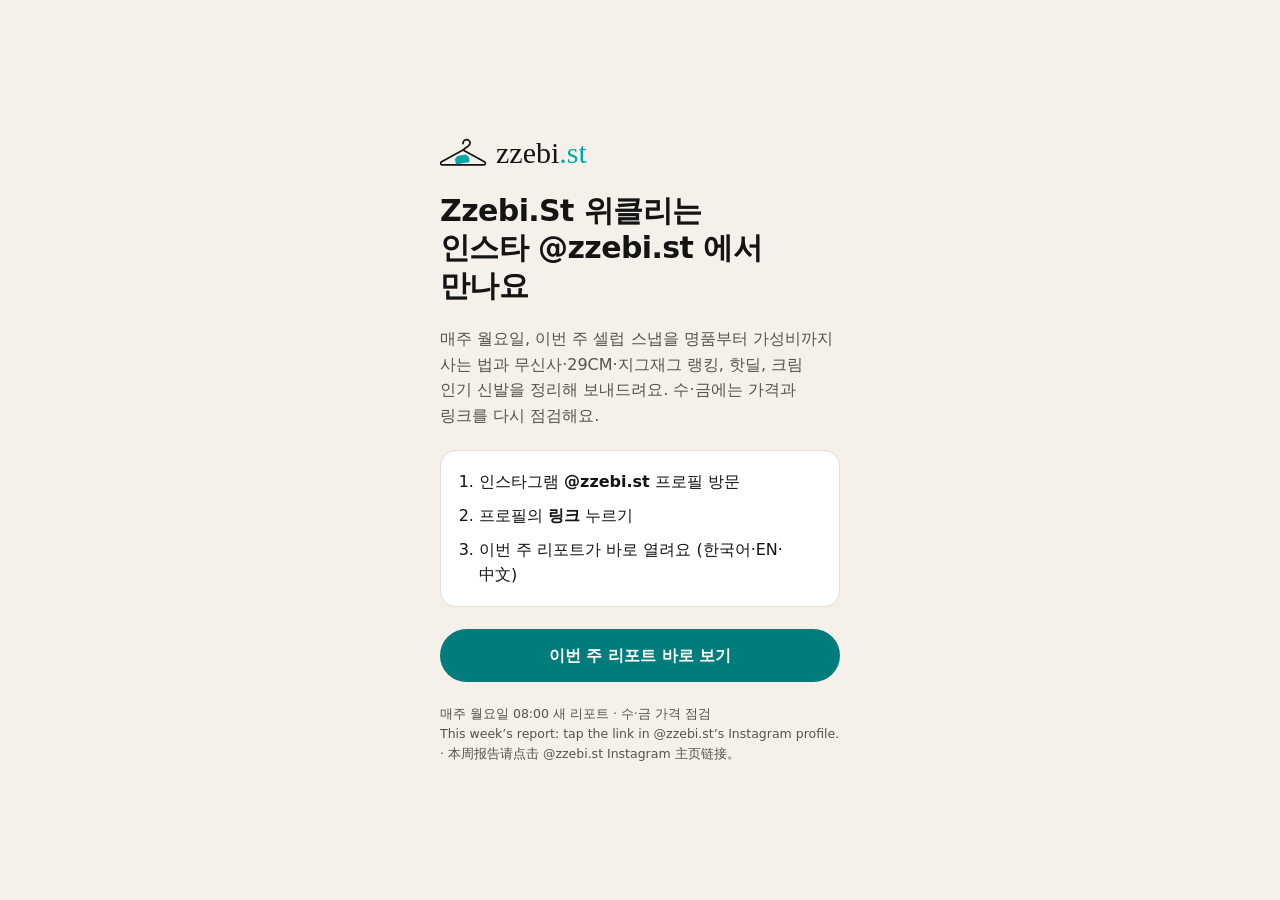
<file: index.html>
<!doctype html>
<html lang="ko">
<head>
<meta charset="utf-8">
<meta name="viewport" content="width=device-width, initial-scale=1, viewport-fit=cover">
<meta name="theme-color" content="#F5F1EA">
<meta name="robots" content="noindex">
<title>Zzebi.St 위클리</title>
<meta property="og:type" content="website"><meta property="og:site_name" content="Zzebi.St 위클리">
<meta property="og:title" content="Zzebi.St 위클리 · 이번 주 무료 공개">
<meta property="og:description" content="매주 월요일, 셀럽 스냅 따라 사는 법 · 랭킹 · 핫딜 · 크림 인기 신발. 인스타 @zzebi.st DM으로 받아보세요.">
<meta property="og:image" content="https://zzebi-st.github.io/og.jpg">
<style>
:root{--bg:#F5F1EA;--ink:#141414;--muted:#57534C;--line:#E3DDD2;--brand:#00A8A8;--brand-strong:#007C7C;--surface:#fff}
@media (prefers-color-scheme:dark){:root{--bg:#111313;--ink:#F2F1ED;--muted:#BAC0BC;--line:#2C3231;--surface:#1A1D1D}}
*{box-sizing:border-box}body{margin:0;background:var(--bg);color:var(--ink);font-family:system-ui,-apple-system,"Apple SD Gothic Neo","Malgun Gothic",sans-serif;line-height:1.6;word-break:keep-all}
.w{max-width:440px;margin:0 auto;padding:48px 20px;display:flex;flex-direction:column;gap:22px;min-height:100vh;justify-content:center}
.logo{display:flex;align-items:center;gap:10px;font:400 30px Georgia,serif}.logo em{font-style:normal;color:var(--brand)}
h1{margin:0;font-size:30px;line-height:1.25;letter-spacing:-.02em}
p{margin:0;color:var(--muted)}
ol{margin:0;padding:18px 18px 18px 38px;background:var(--surface);border:1px solid var(--line);border-radius:16px;display:grid;gap:8px}
ol b{color:var(--ink)}
a.btn{display:block;text-align:center;text-decoration:none;font-weight:800;background:var(--brand-strong);color:#fff;padding:14px;border-radius:999px}
small{color:var(--muted);font-size:12.5px}
</style>
</head>
<body><main class="w">
<div class="logo"><svg width="46" viewBox="20 0 580 360" aria-hidden="true"><path d="M310 150 L40 300 c-22 12-14 40 10 40 h520 c24 0 32-28 10-40 L310 150" fill="none" stroke="currentColor" stroke-width="22" stroke-linecap="round" stroke-linejoin="round"/><path d="M310 70 c0-34 26-50 46-50 s44 18 44 44 c0 30-26 38-44 52 L310 150" fill="none" stroke="currentColor" stroke-width="22" stroke-linecap="round" stroke-linejoin="round"/><g transform="rotate(-10 310 262)"><path d="M246 214 h104 l36 34 v70 h-176 v-70 Z" fill="#00A8A8"/></g></svg><span>zzebi<em>.st</em></span></div>
<h1>Zzebi.St 위클리는<br>인스타 @zzebi.st 에서 만나요</h1>
<p>매주 월요일, 이번 주 셀럽 스냅을 명품부터 가성비까지 사는 법과 무신사·29CM·지그재그 랭킹, 핫딜, 크림 인기 신발을 정리해 보내드려요. 수·금에는 가격과 링크를 다시 점검해요.</p>
<ol>
<li>인스타그램 <b>@zzebi.st</b> 프로필 방문</li>
<li>프로필의 <b>링크</b> 누르기</li>
<li>이번 주 리포트가 바로 열려요 (한국어·EN·中文)</li>
</ol>
<a class="btn" href="https://zzebi-st.github.io/now/">이번 주 리포트 바로 보기</a>
<small>매주 월요일 08:00 새 리포트 · 수·금 가격 점검<br>This week’s report: tap the link in @zzebi.st’s Instagram profile. · 本周报告请点击 @zzebi.st Instagram 主页链接。</small>
</main></body></html>
</file>
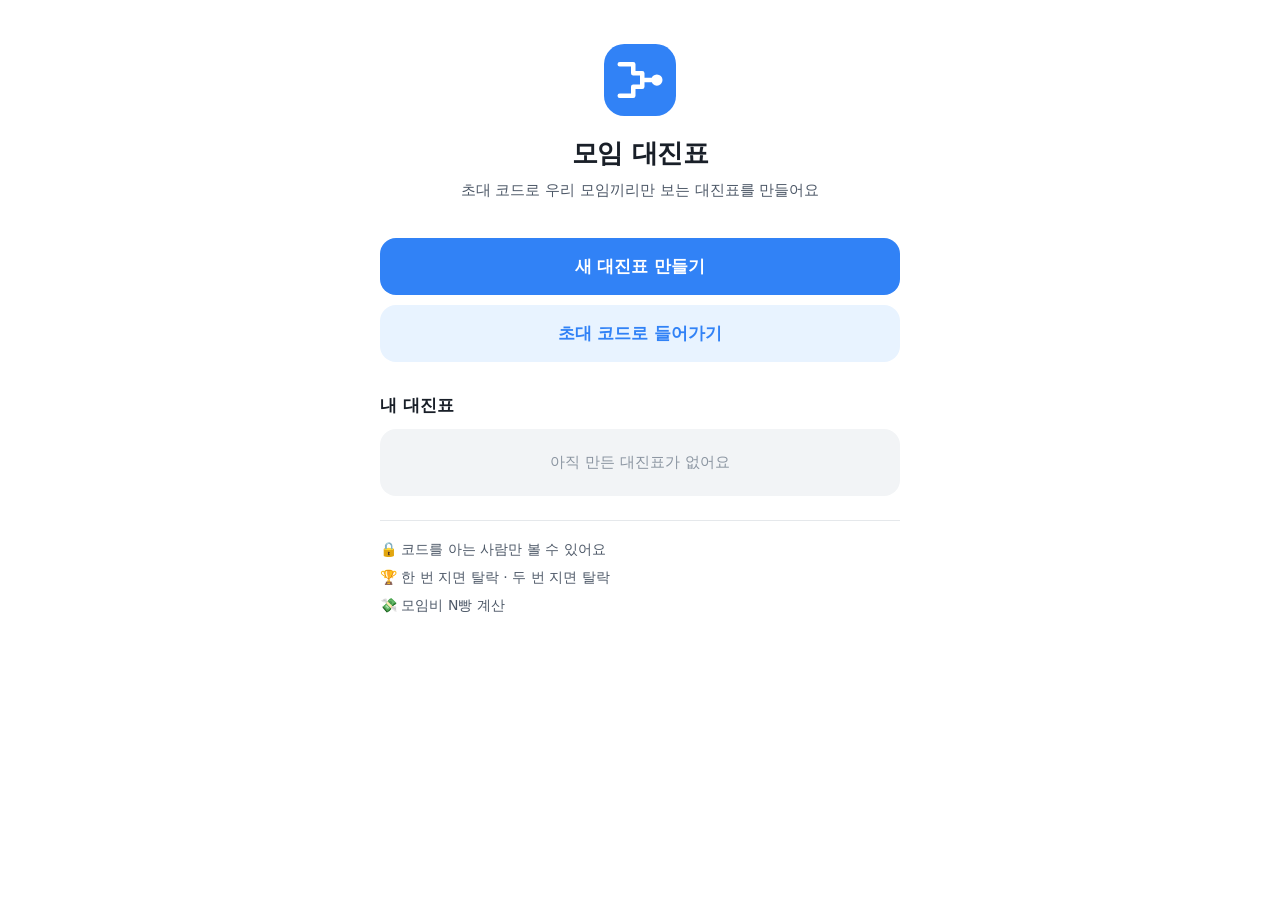
<file: moim/index.html>
<!doctype html>
<html lang="ko">
  <head>
    <meta charset="UTF-8" />
    <meta name="viewport" content="width=device-width, initial-scale=1.0, viewport-fit=cover" />
    <title>모임 대진표 · 초대 코드로 만드는 우리 모임 대진표</title>
    <meta name="description" content="초대 코드로 우리 모임끼리만 보는 토너먼트 대진표. 다음 상대 알림, 모임비 N빵 계산까지." />
    <meta property="og:title" content="모임 대진표" />
    <meta property="og:description" content="초대 코드로 우리 모임끼리만 보는 토너먼트 대진표" />
    <meta property="og:type" content="website" />
    <style>body{margin:0}#boot{color:#3182f6;background:#fff;justify-content:center;align-items:center;font:700 18px/1.4 -apple-system,system-ui,sans-serif;display:flex;position:fixed;inset:0}</style>
    <script type="module" crossorigin src="./assets/index-DChzd730.js"></script>
    <link rel="stylesheet" crossorigin href="./assets/index-CKe6FY6r.css">
  </head>
  <body>
    <div id="root"><div id="boot">모임 대진표</div></div>
  </body>
</html>
</file>
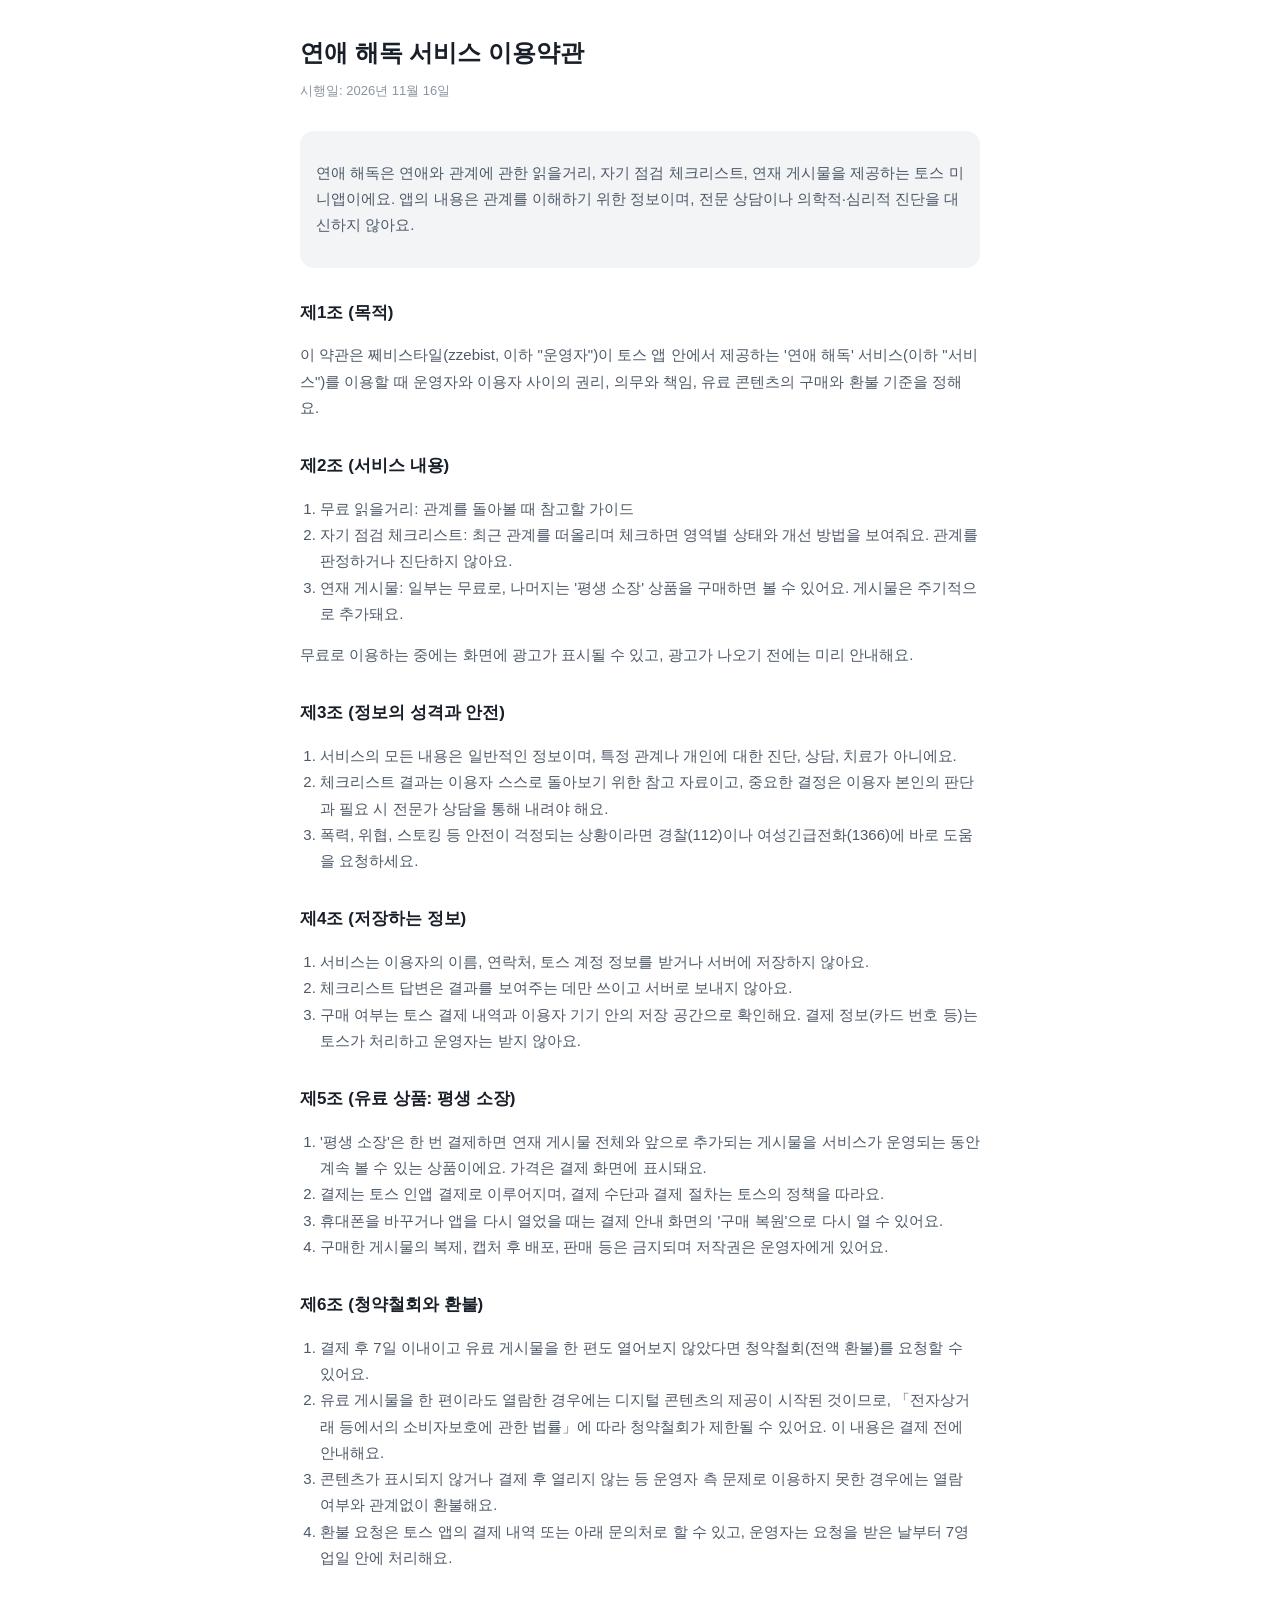
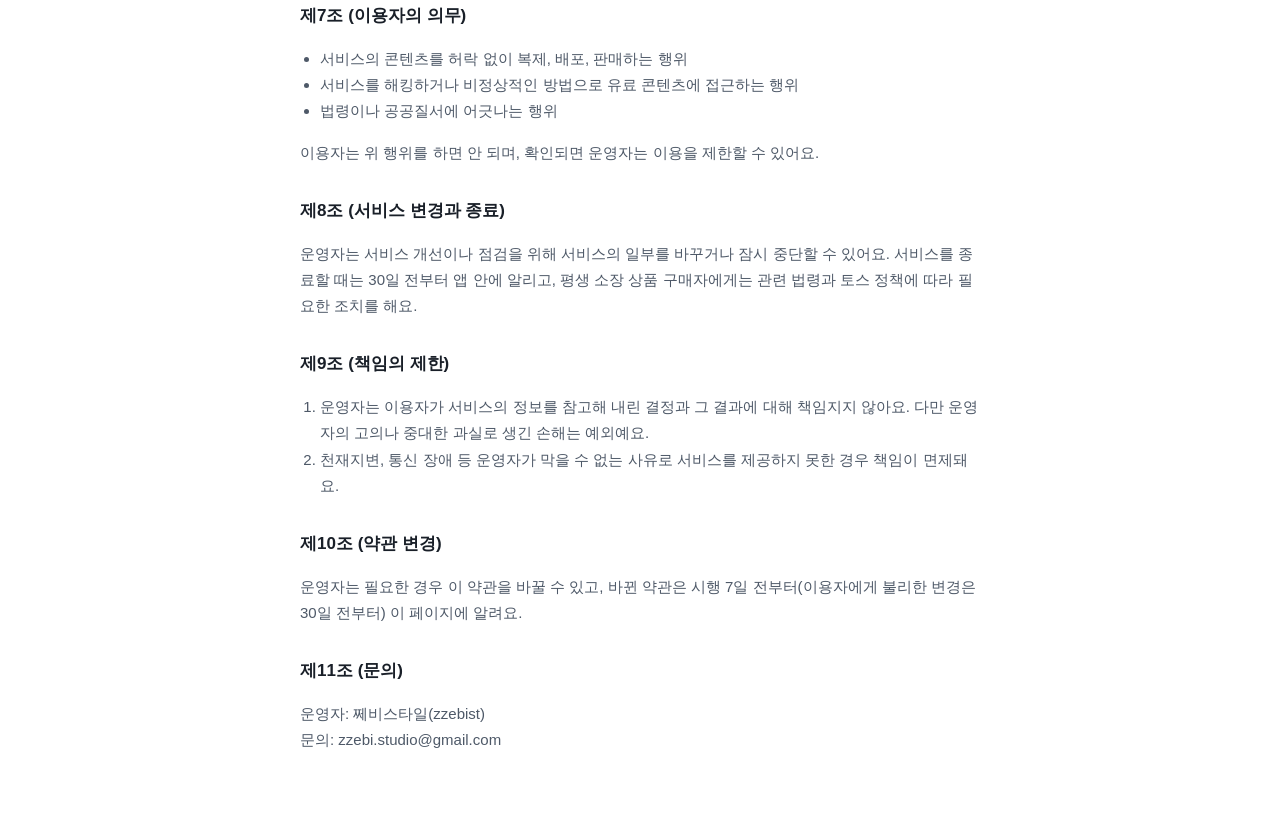
<file: terms/lovedecode.html>
<!doctype html>
<html lang="ko">
<head>
<meta charset="utf-8">
<meta name="viewport" content="width=device-width, initial-scale=1">
<title>연애 해독 서비스 이용약관</title>
<style>
  body { margin: 0; background: #fff; color: #191f28; font: 15px/1.75 -apple-system, BlinkMacSystemFont, "Apple SD Gothic Neo", "Noto Sans KR", sans-serif; }
  main { max-width: 680px; margin: 0 auto; padding: 32px 20px 64px; }
  h1 { font-size: 24px; margin: 0 0 6px; }
  .meta { color: #8b95a1; font-size: 13px; margin: 0 0 28px; }
  h2 { font-size: 17px; margin: 30px 0 8px; color: #191f28; }
  p, li { color: #4e5968; }
  ol, ul { padding-left: 20px; }
  .box { background: #f2f4f6; border-radius: 14px; padding: 14px 16px; }
</style>
</head>
<body>
<main>
<h1>연애 해독 서비스 이용약관</h1>
<p class="meta">시행일: 2026년 11월 16일</p>

<div class="box">
  <p>연애 해독은 연애와 관계에 관한 읽을거리, 자기 점검 체크리스트, 연재 게시물을 제공하는 토스 미니앱이에요. 앱의 내용은 관계를 이해하기 위한 정보이며, 전문 상담이나 의학적·심리적 진단을 대신하지 않아요.</p>
</div>

<h2>제1조 (목적)</h2>
<p>이 약관은 쩨비스타일(zzebist, 이하 "운영자")이 토스 앱 안에서 제공하는 '연애 해독' 서비스(이하 "서비스")를 이용할 때 운영자와 이용자 사이의 권리, 의무와 책임, 유료 콘텐츠의 구매와 환불 기준을 정해요.</p>

<h2>제2조 (서비스 내용)</h2>
<ol>
  <li>무료 읽을거리: 관계를 돌아볼 때 참고할 가이드</li>
  <li>자기 점검 체크리스트: 최근 관계를 떠올리며 체크하면 영역별 상태와 개선 방법을 보여줘요. 관계를 판정하거나 진단하지 않아요.</li>
  <li>연재 게시물: 일부는 무료로, 나머지는 '평생 소장' 상품을 구매하면 볼 수 있어요. 게시물은 주기적으로 추가돼요.</li>
</ol>
<p>무료로 이용하는 중에는 화면에 광고가 표시될 수 있고, 광고가 나오기 전에는 미리 안내해요.</p>

<h2>제3조 (정보의 성격과 안전)</h2>
<ol>
  <li>서비스의 모든 내용은 일반적인 정보이며, 특정 관계나 개인에 대한 진단, 상담, 치료가 아니에요.</li>
  <li>체크리스트 결과는 이용자 스스로 돌아보기 위한 참고 자료이고, 중요한 결정은 이용자 본인의 판단과 필요 시 전문가 상담을 통해 내려야 해요.</li>
  <li>폭력, 위협, 스토킹 등 안전이 걱정되는 상황이라면 경찰(112)이나 여성긴급전화(1366)에 바로 도움을 요청하세요.</li>
</ol>

<h2>제4조 (저장하는 정보)</h2>
<ol>
  <li>서비스는 이용자의 이름, 연락처, 토스 계정 정보를 받거나 서버에 저장하지 않아요.</li>
  <li>체크리스트 답변은 결과를 보여주는 데만 쓰이고 서버로 보내지 않아요.</li>
  <li>구매 여부는 토스 결제 내역과 이용자 기기 안의 저장 공간으로 확인해요. 결제 정보(카드 번호 등)는 토스가 처리하고 운영자는 받지 않아요.</li>
</ol>

<h2>제5조 (유료 상품: 평생 소장)</h2>
<ol>
  <li>'평생 소장'은 한 번 결제하면 연재 게시물 전체와 앞으로 추가되는 게시물을 서비스가 운영되는 동안 계속 볼 수 있는 상품이에요. 가격은 결제 화면에 표시돼요.</li>
  <li>결제는 토스 인앱 결제로 이루어지며, 결제 수단과 결제 절차는 토스의 정책을 따라요.</li>
  <li>휴대폰을 바꾸거나 앱을 다시 열었을 때는 결제 안내 화면의 '구매 복원'으로 다시 열 수 있어요.</li>
  <li>구매한 게시물의 복제, 캡처 후 배포, 판매 등은 금지되며 저작권은 운영자에게 있어요.</li>
</ol>

<h2>제6조 (청약철회와 환불)</h2>
<ol>
  <li>결제 후 7일 이내이고 유료 게시물을 한 편도 열어보지 않았다면 청약철회(전액 환불)를 요청할 수 있어요.</li>
  <li>유료 게시물을 한 편이라도 열람한 경우에는 디지털 콘텐츠의 제공이 시작된 것이므로, 「전자상거래 등에서의 소비자보호에 관한 법률」에 따라 청약철회가 제한될 수 있어요. 이 내용은 결제 전에 안내해요.</li>
  <li>콘텐츠가 표시되지 않거나 결제 후 열리지 않는 등 운영자 측 문제로 이용하지 못한 경우에는 열람 여부와 관계없이 환불해요.</li>
  <li>환불 요청은 토스 앱의 결제 내역 또는 아래 문의처로 할 수 있고, 운영자는 요청을 받은 날부터 7영업일 안에 처리해요.</li>
</ol>

<h2>제7조 (이용자의 의무)</h2>
<ul>
  <li>서비스의 콘텐츠를 허락 없이 복제, 배포, 판매하는 행위</li>
  <li>서비스를 해킹하거나 비정상적인 방법으로 유료 콘텐츠에 접근하는 행위</li>
  <li>법령이나 공공질서에 어긋나는 행위</li>
</ul>
<p>이용자는 위 행위를 하면 안 되며, 확인되면 운영자는 이용을 제한할 수 있어요.</p>

<h2>제8조 (서비스 변경과 종료)</h2>
<p>운영자는 서비스 개선이나 점검을 위해 서비스의 일부를 바꾸거나 잠시 중단할 수 있어요. 서비스를 종료할 때는 30일 전부터 앱 안에 알리고, 평생 소장 상품 구매자에게는 관련 법령과 토스 정책에 따라 필요한 조치를 해요.</p>

<h2>제9조 (책임의 제한)</h2>
<ol>
  <li>운영자는 이용자가 서비스의 정보를 참고해 내린 결정과 그 결과에 대해 책임지지 않아요. 다만 운영자의 고의나 중대한 과실로 생긴 손해는 예외예요.</li>
  <li>천재지변, 통신 장애 등 운영자가 막을 수 없는 사유로 서비스를 제공하지 못한 경우 책임이 면제돼요.</li>
</ol>

<h2>제10조 (약관 변경)</h2>
<p>운영자는 필요한 경우 이 약관을 바꿀 수 있고, 바뀐 약관은 시행 7일 전부터(이용자에게 불리한 변경은 30일 전부터) 이 페이지에 알려요.</p>

<h2>제11조 (문의)</h2>
<p>운영자: 쩨비스타일(zzebist)<br>문의: zzebi.studio@gmail.com</p>
</main>
</body>
</html>
</file>
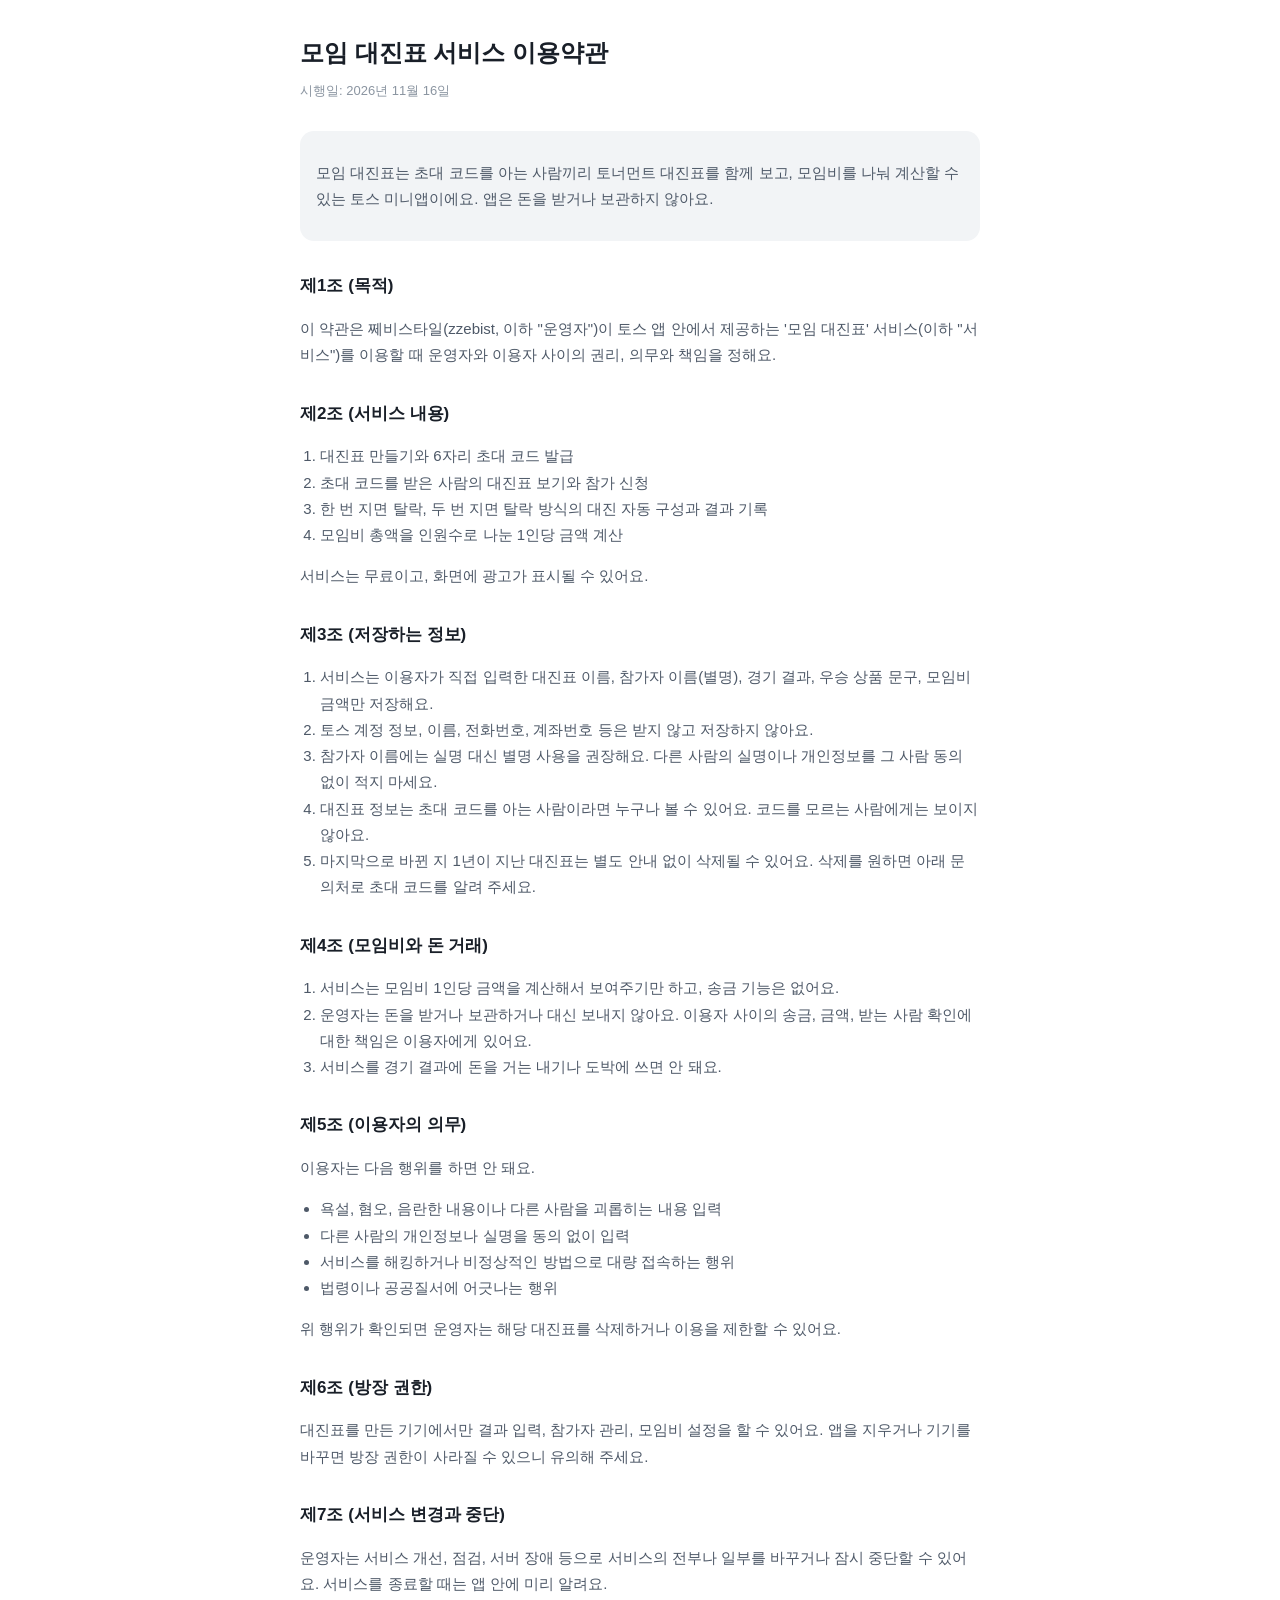
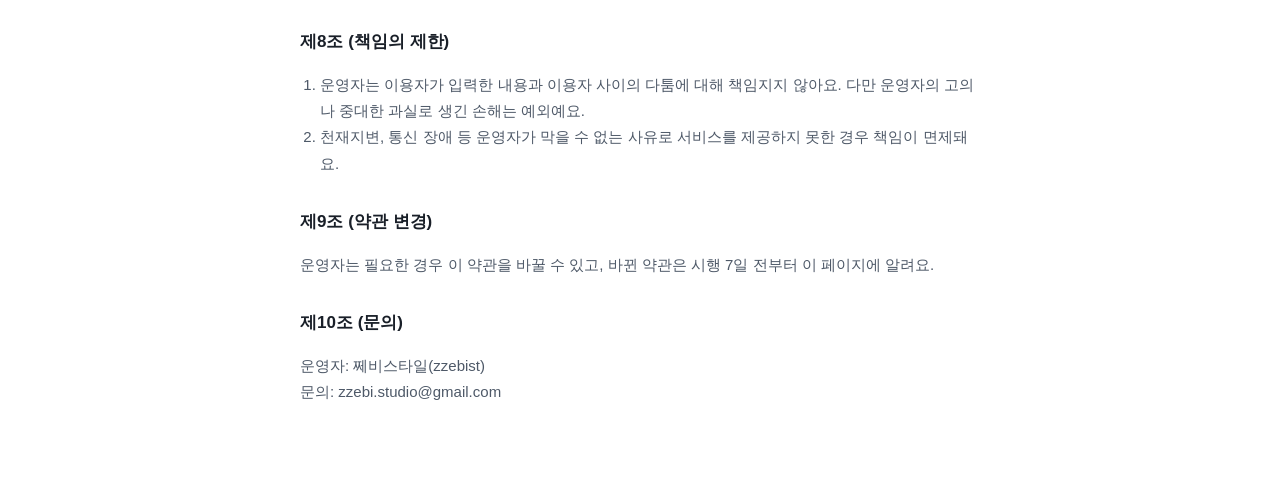
<file: terms/moim-bracket.html>
<!doctype html>
<html lang="ko">
<head>
<meta charset="utf-8">
<meta name="viewport" content="width=device-width, initial-scale=1">
<title>모임 대진표 서비스 이용약관</title>
<style>
  body { margin: 0; background: #fff; color: #191f28; font: 15px/1.75 -apple-system, BlinkMacSystemFont, "Apple SD Gothic Neo", "Noto Sans KR", sans-serif; }
  main { max-width: 680px; margin: 0 auto; padding: 32px 20px 64px; }
  h1 { font-size: 24px; margin: 0 0 6px; }
  .meta { color: #8b95a1; font-size: 13px; margin: 0 0 28px; }
  h2 { font-size: 17px; margin: 30px 0 8px; color: #191f28; }
  p, li { color: #4e5968; }
  ol, ul { padding-left: 20px; }
  .box { background: #f2f4f6; border-radius: 14px; padding: 14px 16px; }
</style>
</head>
<body>
<main>
<h1>모임 대진표 서비스 이용약관</h1>
<p class="meta">시행일: 2026년 11월 16일</p>

<div class="box">
  <p>모임 대진표는 초대 코드를 아는 사람끼리 토너먼트 대진표를 함께 보고, 모임비를 나눠 계산할 수 있는 토스 미니앱이에요. 앱은 돈을 받거나 보관하지 않아요.</p>
</div>

<h2>제1조 (목적)</h2>
<p>이 약관은 쩨비스타일(zzebist, 이하 "운영자")이 토스 앱 안에서 제공하는 '모임 대진표' 서비스(이하 "서비스")를 이용할 때 운영자와 이용자 사이의 권리, 의무와 책임을 정해요.</p>

<h2>제2조 (서비스 내용)</h2>
<ol>
  <li>대진표 만들기와 6자리 초대 코드 발급</li>
  <li>초대 코드를 받은 사람의 대진표 보기와 참가 신청</li>
  <li>한 번 지면 탈락, 두 번 지면 탈락 방식의 대진 자동 구성과 결과 기록</li>
  <li>모임비 총액을 인원수로 나눈 1인당 금액 계산</li>
</ol>
<p>서비스는 무료이고, 화면에 광고가 표시될 수 있어요.</p>

<h2>제3조 (저장하는 정보)</h2>
<ol>
  <li>서비스는 이용자가 직접 입력한 대진표 이름, 참가자 이름(별명), 경기 결과, 우승 상품 문구, 모임비 금액만 저장해요.</li>
  <li>토스 계정 정보, 이름, 전화번호, 계좌번호 등은 받지 않고 저장하지 않아요.</li>
  <li>참가자 이름에는 실명 대신 별명 사용을 권장해요. 다른 사람의 실명이나 개인정보를 그 사람 동의 없이 적지 마세요.</li>
  <li>대진표 정보는 초대 코드를 아는 사람이라면 누구나 볼 수 있어요. 코드를 모르는 사람에게는 보이지 않아요.</li>
  <li>마지막으로 바뀐 지 1년이 지난 대진표는 별도 안내 없이 삭제될 수 있어요. 삭제를 원하면 아래 문의처로 초대 코드를 알려 주세요.</li>
</ol>

<h2>제4조 (모임비와 돈 거래)</h2>
<ol>
  <li>서비스는 모임비 1인당 금액을 계산해서 보여주기만 하고, 송금 기능은 없어요.</li>
  <li>운영자는 돈을 받거나 보관하거나 대신 보내지 않아요. 이용자 사이의 송금, 금액, 받는 사람 확인에 대한 책임은 이용자에게 있어요.</li>
  <li>서비스를 경기 결과에 돈을 거는 내기나 도박에 쓰면 안 돼요.</li>
</ol>

<h2>제5조 (이용자의 의무)</h2>
<p>이용자는 다음 행위를 하면 안 돼요.</p>
<ul>
  <li>욕설, 혐오, 음란한 내용이나 다른 사람을 괴롭히는 내용 입력</li>
  <li>다른 사람의 개인정보나 실명을 동의 없이 입력</li>
  <li>서비스를 해킹하거나 비정상적인 방법으로 대량 접속하는 행위</li>
  <li>법령이나 공공질서에 어긋나는 행위</li>
</ul>
<p>위 행위가 확인되면 운영자는 해당 대진표를 삭제하거나 이용을 제한할 수 있어요.</p>

<h2>제6조 (방장 권한)</h2>
<p>대진표를 만든 기기에서만 결과 입력, 참가자 관리, 모임비 설정을 할 수 있어요. 앱을 지우거나 기기를 바꾸면 방장 권한이 사라질 수 있으니 유의해 주세요.</p>

<h2>제7조 (서비스 변경과 중단)</h2>
<p>운영자는 서비스 개선, 점검, 서버 장애 등으로 서비스의 전부나 일부를 바꾸거나 잠시 중단할 수 있어요. 서비스를 종료할 때는 앱 안에 미리 알려요.</p>

<h2>제8조 (책임의 제한)</h2>
<ol>
  <li>운영자는 이용자가 입력한 내용과 이용자 사이의 다툼에 대해 책임지지 않아요. 다만 운영자의 고의나 중대한 과실로 생긴 손해는 예외예요.</li>
  <li>천재지변, 통신 장애 등 운영자가 막을 수 없는 사유로 서비스를 제공하지 못한 경우 책임이 면제돼요.</li>
</ol>

<h2>제9조 (약관 변경)</h2>
<p>운영자는 필요한 경우 이 약관을 바꿀 수 있고, 바뀐 약관은 시행 7일 전부터 이 페이지에 알려요.</p>

<h2>제10조 (문의)</h2>
<p>운영자: 쩨비스타일(zzebist)<br>문의: zzebi.studio@gmail.com</p>
</main>
</body>
</html>
</file>
<file: moim/assets/index-CKe6FY6r.css>
:root{--blue:#3182f6;--blue-dark:#1b64da;--blue-soft:#e8f3ff;--ink:#191f28;--gray:#4e5968;--gray2:#8b95a1;--line:#e5e8eb;--bg2:#f2f4f6;--red:#f04452}*{box-sizing:border-box;-webkit-tap-highlight-color:transparent}html,body{color:var(--ink);background:#fff;margin:0;font-family:-apple-system,BlinkMacSystemFont,Apple SD Gothic Neo,Noto Sans KR,system-ui,sans-serif}button{font:inherit;cursor:pointer}input{font:inherit}.app{min-height:100vh}.page{max-width:560px;margin:0 auto;padding:8px 20px 120px}.hero{text-align:center;padding:36px 0 28px}.logo{width:72px;height:72px}.hero h1{letter-spacing:-.5px;margin:16px 0 8px;font-size:26px}.hero p{color:var(--gray);margin:0;font-size:15px;line-height:1.5}.stack{flex-direction:column;gap:10px;margin:8px 0;display:flex}.section{margin:32px 0 12px;font-size:17px}.empty{color:var(--gray2);text-align:center;background:var(--bg2);border-radius:16px;margin:0;padding:24px 0;font-size:15px}.list{flex-direction:column;gap:8px;margin:0;padding:0;list-style:none;display:flex}.list-item{background:var(--bg2);cursor:pointer;border-radius:16px;justify-content:space-between;align-items:center;padding:16px;display:flex}.list-item b{margin-bottom:4px;font-size:16px;display:block}.list-item span{color:var(--gray2);font-size:13px}.x{color:var(--gray2);background:0 0;border:0;padding:0 6px;font-size:22px;line-height:1}.features{border-top:1px solid var(--line);color:var(--gray);flex-direction:column;gap:10px;margin:24px 0 0;padding:20px 0 0;font-size:14px;list-style:none;display:flex}.preview-note{text-align:center;color:var(--gray2);margin-top:24px;font-size:12px}.btn{white-space:nowrap;border:0;border-radius:14px;padding:12px 16px;font-size:15px;font-weight:600;transition:background .15s,transform 50ms}.btn:active{transform:scale(.98)}.btn.big{border-radius:16px;width:100%;padding:17px;font-size:17px}.btn.primary{background:var(--blue);color:#fff}.btn.primary:active{background:var(--blue-dark)}.btn.soft{background:var(--blue-soft);color:var(--blue)}.btn.ghost{color:var(--gray2);background:0 0}.btn.toss{background:var(--blue);color:#fff;margin-top:14px}.btn:disabled{opacity:.4}.topbar{grid-template-columns:40px 1fr 40px;align-items:center;height:52px;margin:0 -8px 8px;display:grid}.topbar h1{text-align:center;text-overflow:ellipsis;white-space:nowrap;margin:0;font-size:17px;overflow:hidden}.back{color:var(--ink);background:0 0;border:0;padding:0 8px;font-size:30px;line-height:1}.right{justify-content:flex-end;display:flex}.badge{background:var(--blue-soft);color:var(--blue);border-radius:8px;padding:4px 8px;font-size:12px;font-weight:700}.field{flex-direction:column;gap:8px;margin:0 0 22px;display:flex}.field>span{color:var(--gray);font-size:14px;font-weight:600}.field small{color:var(--gray2);font-size:12px;line-height:1.5}.field input,.add-row input{background:var(--bg2);width:100%;color:var(--ink);border:0;border-radius:14px;outline:none;padding:15px 16px;font-size:16px}.field input:focus,.add-row input:focus{box-shadow:inset 0 0 0 2px var(--blue);background:#fff}.row{gap:8px;display:flex}.row input{flex:1;min-width:0}.segment{background:var(--bg2);border-radius:14px;grid-template-columns:1fr 1fr;padding:4px;display:grid}.segment button{color:var(--gray2);background:0 0;border:0;border-radius:11px;padding:12px;font-size:15px;font-weight:600}.segment button.on{color:var(--ink);background:#fff;box-shadow:0 1px 4px #00000014}.chips{flex-wrap:wrap;gap:6px;display:flex}.chip{background:var(--blue-soft);color:var(--blue);border-radius:20px;align-items:center;gap:2px;padding:7px 6px 7px 12px;font-size:14px;font-weight:600;display:inline-flex}.chip button{color:var(--blue);background:0 0;border:0;padding:0 4px;font-size:16px}.toggle{background:var(--bg2);border-radius:16px;justify-content:space-between;align-items:center;gap:12px;margin:0 0 22px;padding:16px;display:flex}.toggle b{margin-bottom:4px;font-size:15px;display:block}.toggle span{color:var(--gray2);font-size:13px}.toggle input{width:22px;height:22px;accent-color:var(--blue);flex-shrink:0}.bottom{padding:12px 20px calc(16px + env(safe-area-inset-bottom));background:linear-gradient(#0000,#fff 30%);max-width:560px;margin:0 auto;position:fixed;bottom:0;left:0;right:0}.lead{color:var(--gray);margin:8px 0 20px;font-size:16px}.code-input{border:0;border-bottom:2px solid var(--blue);letter-spacing:10px;text-align:center;width:100%;color:var(--ink);outline:none;padding:12px 0;font-size:34px;font-weight:700}.center{text-align:center;flex-direction:column;align-items:center;gap:10px;padding:60px 0;display:flex}.muted{color:var(--gray2);margin:0;font-size:15px}.big-text{margin:0;font-size:18px;font-weight:700}.code-card{background:var(--blue-soft);border-radius:18px;justify-content:space-between;align-items:center;padding:16px 18px;display:flex}.code-card span{color:var(--blue);margin-bottom:2px;font-size:13px;font-weight:600;display:block}.code-card b{letter-spacing:4px;color:var(--ink);cursor:pointer;font-size:26px}.tabs{border-bottom:1px solid var(--line);z-index:2;background:#fff;grid-template-columns:repeat(3,1fr);margin:18px -20px 0;padding:0 20px;display:grid;position:sticky;top:0}.tabs button{color:var(--gray2);background:0 0;border:0;border-bottom:2px solid #0000;padding:14px 0 12px;font-size:16px;font-weight:600}.tabs button.on{color:var(--ink);border-color:var(--ink)}.tab-body{padding-top:18px}.hint{color:var(--gray2);margin:10px 2px;font-size:13px;line-height:1.5}.progress-card{background:var(--bg2);color:var(--gray);border-radius:16px;flex-direction:column;gap:8px;padding:16px;font-size:14px;display:flex}.progress-card .bar{background:#fff;border-radius:8px;height:8px;overflow:hidden}.progress-card .bar i{background:var(--blue);border-radius:8px;height:100%;transition:width .3s;display:block}.progress-card .prize{color:var(--ink);font-weight:600}.champion{background:var(--blue);color:#fff;text-align:center;border-radius:20px;padding:22px}.champion span{opacity:.9;font-size:14px}.champion b{margin:6px 0;font-size:28px;display:block}.champion p{background:#ffffff2e;border-radius:10px;margin:6px 0 0;padding:8px;font-size:15px}.match{border:1px solid var(--line);background:#fff;border-radius:12px;overflow:hidden;box-shadow:0 1px 3px #0000000a}.slot{width:100%;color:var(--ink);text-align:left;background:#fff;border:0;justify-content:space-between;align-items:center;gap:6px;padding:0 10px;font-size:14px;font-weight:600;display:flex}.slot span{text-overflow:ellipsis;white-space:nowrap;overflow:hidden}.slot+.slot{border-top:1px solid var(--line)}.slot:disabled{cursor:default;color:var(--ink);opacity:1}.slot.tbd span{color:var(--gray2);font-weight:500}.slot.win{background:var(--blue-soft);color:var(--blue)}.slot.win:disabled{color:var(--blue)}.slot.lose span{color:var(--gray2);-webkit-text-decoration:line-through #8b95a180;text-decoration:line-through #8b95a180}.slot em{background:var(--blue);color:#fff;border-radius:5px;flex-shrink:0;padding:2px 6px;font-size:11px;font-style:normal}.add-row{margin-bottom:10px}.people{margin:10px 0 22px;padding:0;list-style:none}.people li{border-bottom:1px solid var(--bg2);align-items:center;gap:12px;padding:14px 4px;display:flex}.people b{flex:1;font-size:16px}.num{background:var(--bg2);width:26px;height:26px;color:var(--gray);border-radius:50%;justify-content:center;align-items:center;font-size:13px;font-weight:700;display:inline-flex}.money-card{text-align:center;background:var(--bg2);border-radius:20px;padding:28px 16px}.money-card span{color:var(--gray);font-size:14px}.money-card b{letter-spacing:-.5px;margin:8px 0;font-size:34px;display:block}.money-card p{color:var(--gray2);margin:0;font-size:14px}.admin-box{border-top:1px solid var(--line);margin-top:28px;padding-top:20px}.admin-box h3{margin:0 0 16px;font-size:16px}.toast{left:50%;bottom:calc(96px + env(safe-area-inset-bottom));color:#fff;text-align:center;z-index:10;background:#191f28eb;border-radius:14px;max-width:calc(100% - 40px);padding:12px 18px;font-size:14px;position:fixed;transform:translate(-50%)}.btn.danger{color:var(--red);white-space:normal;background:#fee}.tree-section{margin-top:22px}.tree-section h3{margin:0 0 6px;font-size:16px}.tree-scroll{-webkit-overflow-scrolling:touch;margin:0 -20px;padding:0 20px 8px;overflow-x:auto}.tree{position:relative}.tree-label{color:var(--gray2);text-align:center;font-size:13px;font-weight:700;position:absolute;top:0}.tree-lines{pointer-events:none;position:absolute;top:0;left:0}.tree-lines path{fill:none;stroke:#d1d6db;stroke-width:2px}.tree-lines path.on{stroke:var(--blue)}@keyframes popIn{0%{opacity:0;transform:translate(-10px)}to{opacity:1;transform:none}}@keyframes draw{0%{stroke-dashoffset:400px}to{stroke-dashoffset:0}}@keyframes pulse{0%,to{box-shadow:0 0 0 2px var(--blue), 0 0 0 0 #3182f673}50%{box-shadow:0 0 0 2px var(--blue), 0 0 0 8px #3182f600}}@keyframes rise{0%{opacity:0;transform:translateY(10px)}to{opacity:1;transform:none}}@keyframes blink{50%{opacity:.3}}@keyframes trophy{0%{opacity:0;transform:scale(.6)}60%{opacity:1;transform:scale(1.08)}to{transform:scale(1)}}.pop{animation:.45s ease-out popIn}.tree-lines path.on{stroke-dasharray:400;animation:.7s ease-out draw}.match.live{border-color:#b3d4fc}.match.mine{animation:1.6s ease-in-out infinite pulse}.slot.me span{color:var(--blue)}.slot.me:before{content:"나";color:#fff;background:var(--blue);border-radius:4px;order:-1;margin-right:6px;padding:1px 4px;font-size:10px;font-weight:800}.slot.me{justify-content:flex-start}.slot.me em{margin-left:auto}.champion{animation:.6s ease-out trophy}.progress-card,.me-card,.now{animation:.35s ease-out rise}.me-card{background:var(--bg2);border-radius:16px;justify-content:space-between;align-items:center;gap:10px;margin-top:12px;padding:16px;display:flex}.me-card>div{flex-direction:column;gap:3px;min-width:0;display:flex}.me-card b{font-size:17px}.me-card span{color:var(--gray);font-size:13px;line-height:1.4}.me-card .me-name{color:var(--blue);font-size:12px;font-weight:700}.me-card.blue{background:var(--blue)}.me-card.blue b,.me-card.blue span,.me-card.blue .me-name{color:#fff}.me-card.gold{background:#fff6dc}.me-select{font:inherit;color:var(--ink);background:#fff;border:0;border-radius:10px;flex-shrink:0;max-width:110px;padding:9px 8px;font-size:13px;font-weight:600}.now{margin-top:18px}.now h3{align-items:center;gap:8px;margin:0 0 10px;font-size:16px;display:flex}.live-dot{background:var(--red);border-radius:50%;width:8px;height:8px;animation:1.2s infinite blink;display:inline-block}.now-list{gap:10px;margin:0 -20px;padding:2px 20px 6px;display:flex;overflow-x:auto}.vs-card{border:1px solid var(--line);background:#fff;border-radius:16px;flex:none;min-width:230px;padding:12px 14px}.vs-card.mine{border-color:#0000;animation:1.6s ease-in-out infinite pulse}.vs-round{color:var(--gray2);font-size:12px;font-weight:700}.vs-row{grid-template-columns:1fr auto 1fr;align-items:center;gap:8px;margin-top:8px;display:grid}.vs-row b{color:var(--blue);font-size:13px;font-weight:900}.vs-row button{background:var(--bg2);color:var(--ink);text-overflow:ellipsis;white-space:nowrap;border:0;border-radius:10px;padding:12px 6px;font-size:15px;font-weight:700;overflow:hidden}.vs-row button:disabled{cursor:default;color:var(--ink)}.vs-row button.me{background:var(--blue-soft);color:var(--blue)}@media (prefers-reduced-motion:reduce){*{animation:none!important}}.titlebar{align-items:center;gap:8px;padding:14px 0 12px;display:flex}.titlebar h1{letter-spacing:-.3px;text-overflow:ellipsis;white-space:nowrap;flex:1;min-width:0;margin:0;font-size:22px;overflow:hidden}.ad-note{text-align:center;color:var(--gray2);margin:0 0 8px;font-size:12px}.sheet-dim{z-index:20;background:#00000073;align-items:flex-end;animation:.2s fadeIn;display:flex;position:fixed;inset:0}.sheet{width:100%;max-width:560px;padding:26px 20px calc(18px + env(safe-area-inset-bottom));background:#fff;border-radius:24px 24px 0 0;flex-direction:column;gap:8px;margin:0 auto;animation:.25s ease-out rise;display:flex}.sheet b{font-size:20px}.sheet p{color:var(--gray);margin:4px 0 14px;font-size:15px;line-height:1.6}.sheet em{color:var(--blue);font-style:normal;font-weight:700}@keyframes fadeIn{0%{opacity:0}}.banner-slot{min-height:60px;margin:28px -4px 0}.web-back{width:36px;height:36px;color:var(--text,#191f28);cursor:pointer;background:0 0;border:none;margin-left:-8px;font-size:32px;line-height:1}
</file>
